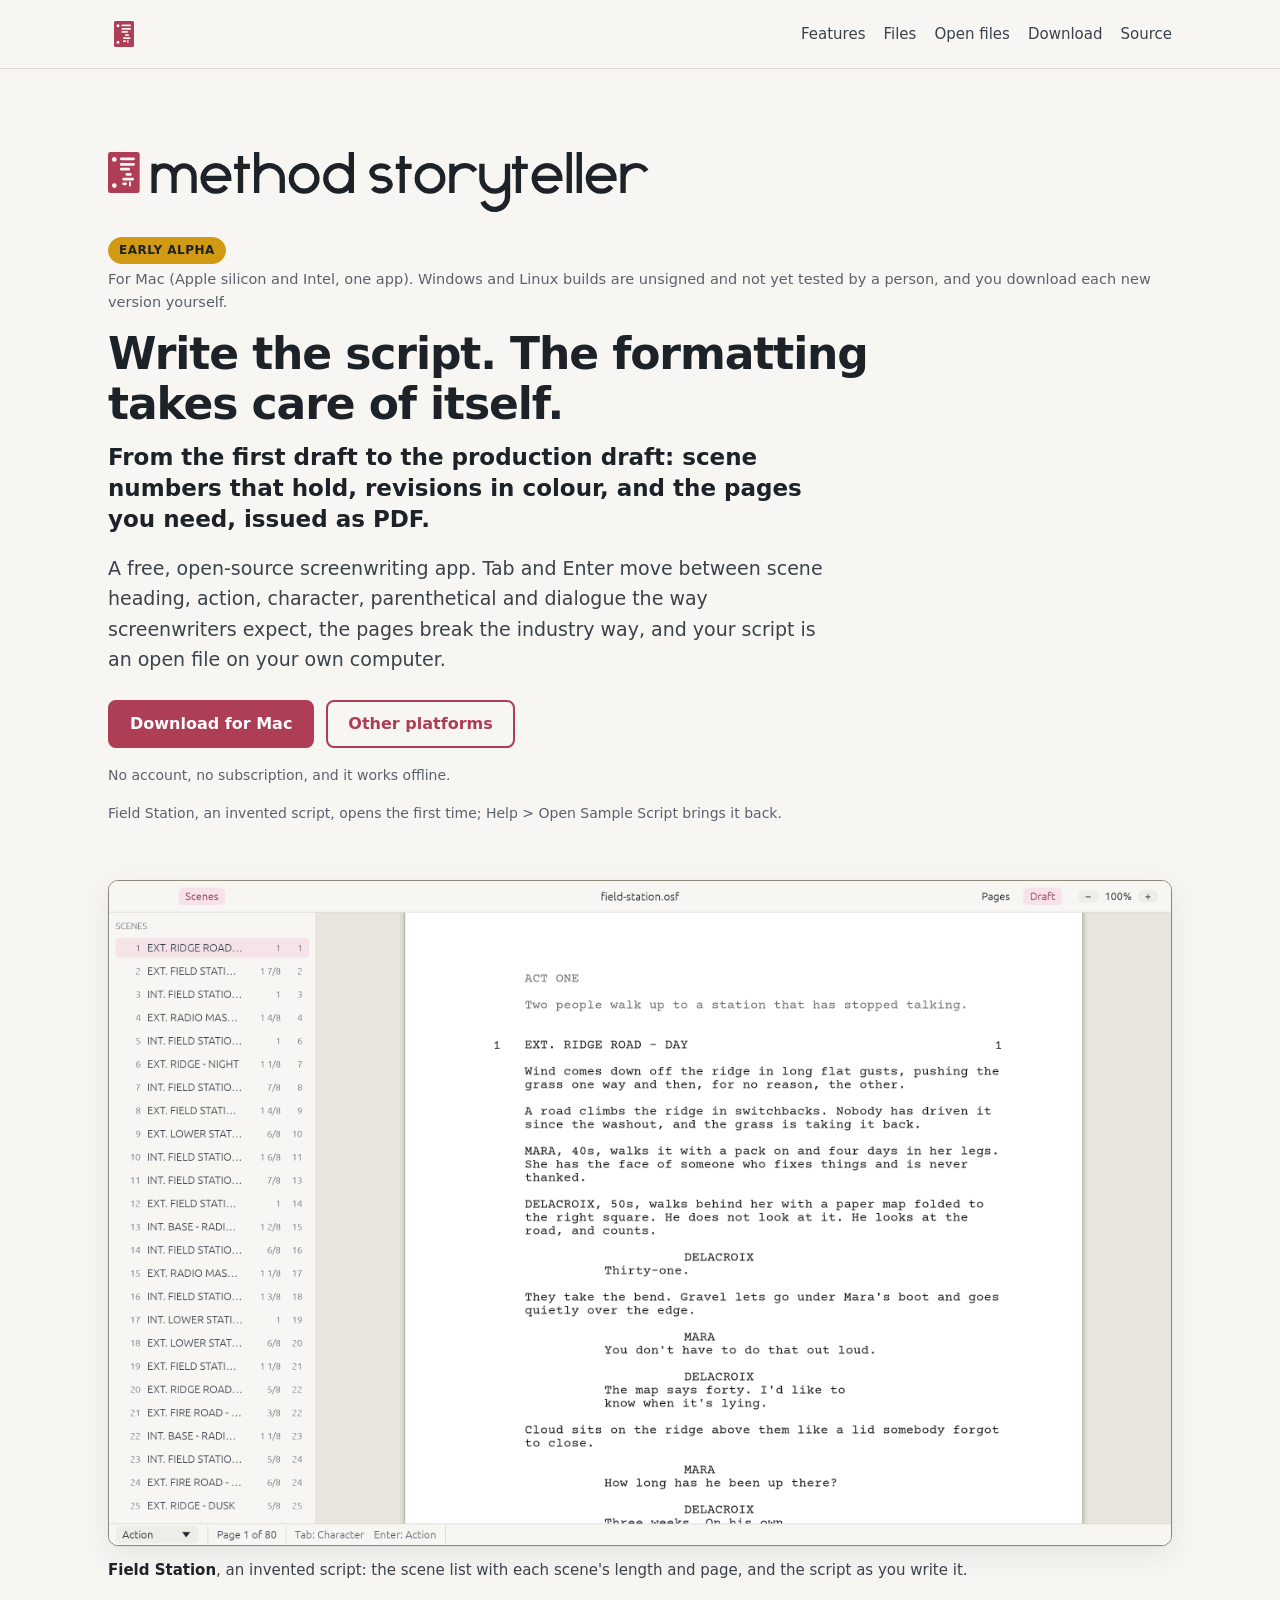
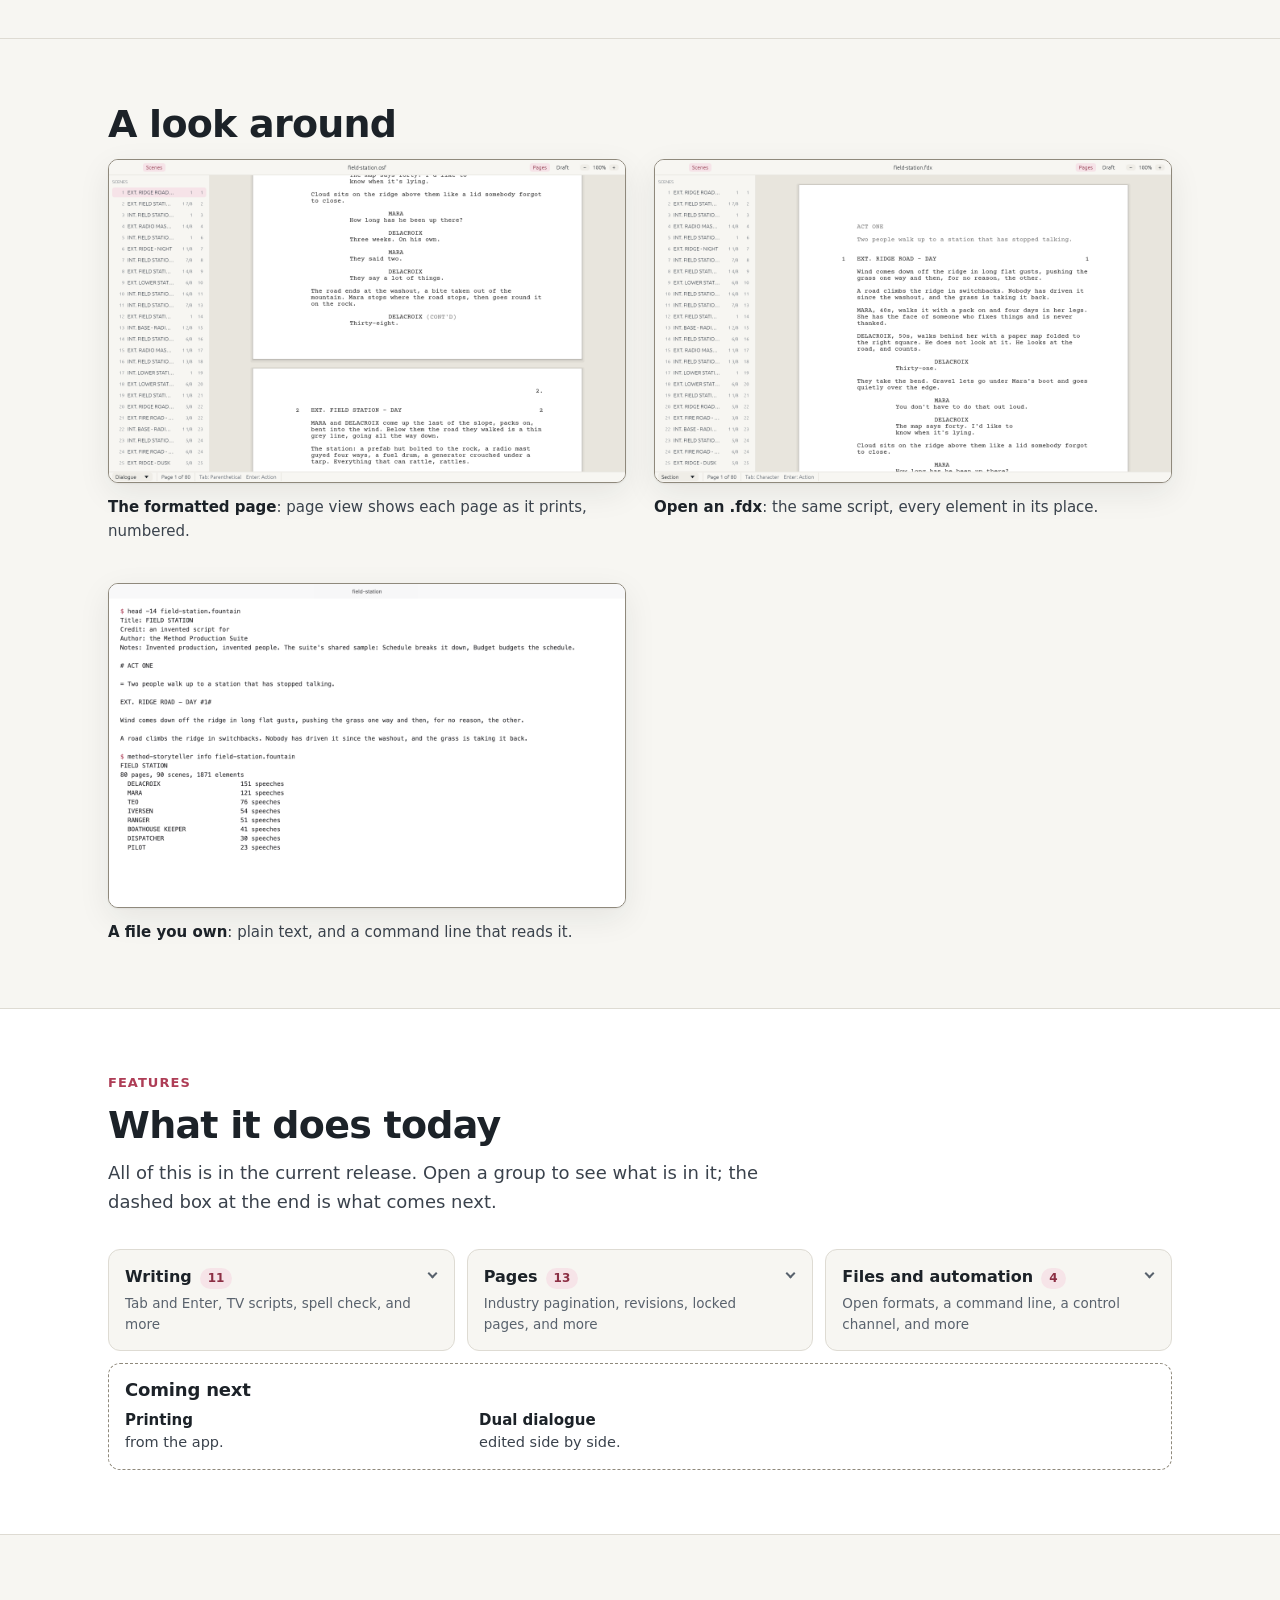
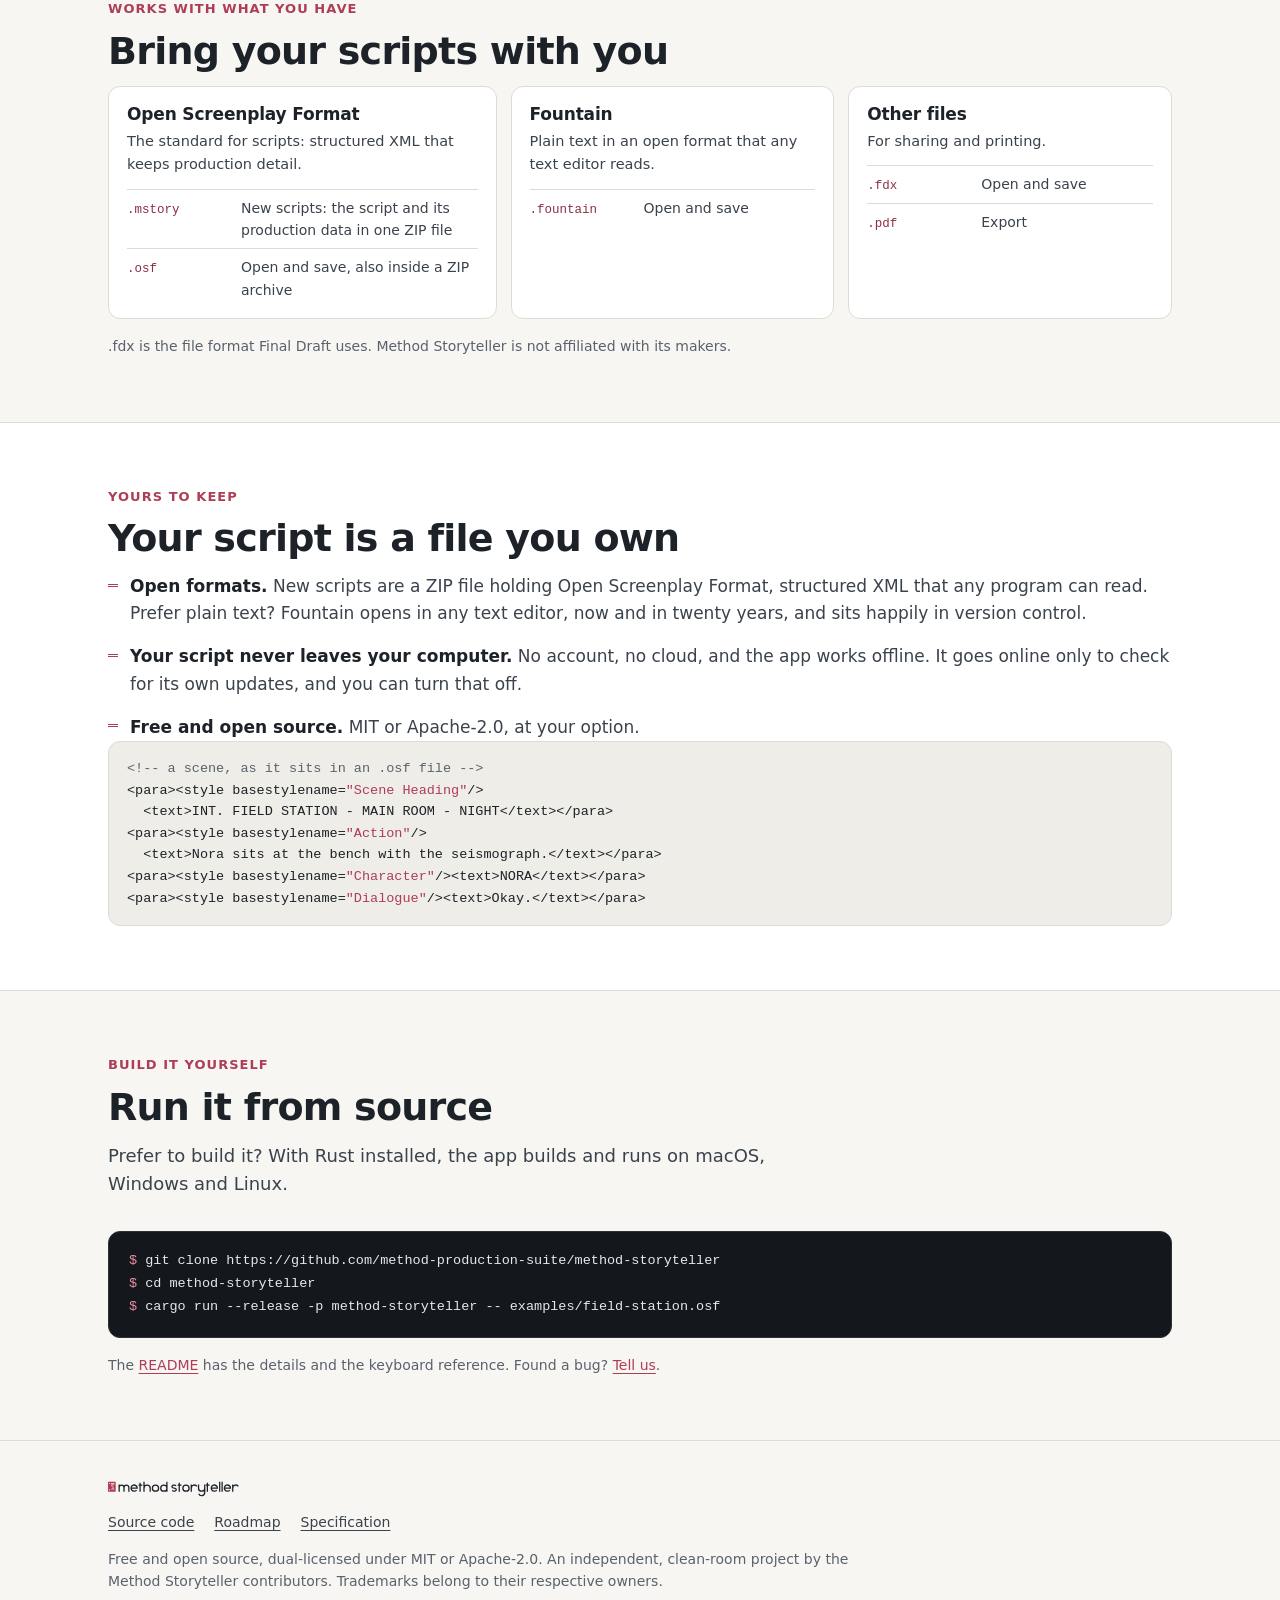
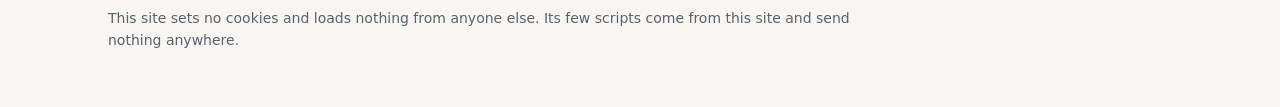
<file: site/index.html>
<!DOCTYPE html>
<html lang="en">
<head>
<meta charset="utf-8">
<meta name="viewport" content="width=device-width, initial-scale=1">
<!-- No scripts, no trackers, no cookies, nothing from anyone else: the policy below holds
     the page to files served from this site. The pictures in img/ are retaken by
     `cargo xtask screens`. Brand rules: docs/BRAND.md. -->
<meta http-equiv="Content-Security-Policy" content="default-src 'none'; style-src 'self'; img-src 'self'; base-uri 'none'; form-action 'none'">
<meta name="referrer" content="no-referrer">
<title>Method Storyteller: open-source screenwriting</title>
<meta name="description" content="Method Storyteller is a free, open-source screenwriting app for macOS, Windows and Linux. Industry formatting and pagination, and your script is an open file you own.">
<link rel="canonical" href="https://methodstoryteller.com/">
<link rel="icon" href="favicon.svg" type="image/svg+xml">
<link rel="icon" href="favicon.ico" sizes="16x16 32x32">
<link rel="apple-touch-icon" href="apple-touch-icon.png">
<meta name="color-scheme" content="light dark">
<meta name="theme-color" content="#F7F6F2" media="(prefers-color-scheme: light)">
<meta name="theme-color" content="#111417" media="(prefers-color-scheme: dark)">
<meta property="og:type" content="website">
<meta property="og:site_name" content="Method Storyteller">
<meta property="og:url" content="https://methodstoryteller.com/">
<meta property="og:title" content="Method Storyteller: open-source screenwriting">
<meta property="og:description" content="A free screenwriting app that formats as you type and paginates the industry way. Your script is an open file you own.">
<meta property="og:image" content="https://methodstoryteller.com/img/hero-light.png">
<meta property="og:image:alt" content="Method Storyteller with an invented script, Field Station, open beside its scene list.">
<link rel="stylesheet" href="assets/tokens.css">
<link rel="stylesheet" href="assets/site.css">
</head>
<body>
<a class="skip" href="#main">Skip to content</a>

<header class="top">
  <div class="wrap">
    <a class="home" href="./" aria-label="Method Storyteller home">
      <picture>
        <source srcset="assets/brand/mark-dark.svg" media="(prefers-color-scheme: dark)">
        <img src="assets/brand/mark.svg" alt="" width="32" height="32">
      </picture>
    </a>
    <nav class="nav" aria-label="Main">
      <a href="#features">Features</a>
      <a href="#formats">Files</a>
      <a href="#open-files">Open files</a>
      <a href="#download">Download</a>
      <a href="https://github.com/method-production-suite/method-storyteller">Source</a>
    </nav>
  </div>
</header>

<main id="main">
  <section class="hero" aria-labelledby="hero-title">
    <div class="wrap">
      <h1 id="hero-title">
        <picture>
          <source srcset="assets/brand/wordmark-dark.svg" media="(prefers-color-scheme: dark)">
          <img src="assets/brand/wordmark.svg" alt="Method Storyteller" width="516" height="63">
        </picture>
      </h1>
      <p class="status"><span class="badge alpha">Early alpha</span> For Mac (Apple silicon and Intel, one app). Windows and Linux builds are unsigned and not yet tested by a person, and you download each new version yourself.</p>
      <p class="pitch">Write the script. The formatting takes care of itself.</p>
      <p class="pitch-2">From the first draft to the production draft: scene numbers that hold,
        revisions in colour, and the pages you need, issued as PDF.</p>
      <p class="lede">A free, open-source screenwriting app. Tab and Enter move between scene
        heading, action, character, parenthetical and dialogue the way screenwriters expect,
        the pages break the industry way, and your script is an open file on your own
        computer.</p>
      <div class="cta" id="download">
        <a class="btn primary" href="https://github.com/method-production-suite/method-storyteller/releases/latest/download/Method-Storyteller-macOS.dmg">Download for Mac</a>
        <a class="btn ghost" href="https://github.com/method-production-suite/method-storyteller/releases/latest">Other platforms</a>
      </div>
      <p class="fine">No account, no subscription, and it works offline.</p>
      <p class="fine">Field Station, an invented script, opens the first time; Help &gt; Open
        Sample Script brings it back.</p>
    </div>
  </section>

  <div class="shot">
    <div class="wrap">
      <figure class="snap">
        <a href="img/hero-light.png">
          <picture>
            <source media="(prefers-color-scheme: dark)" srcset="img/hero-dark.png">
            <img src="img/hero-light.png" alt="Method Storyteller with the invented script Field Station: the scene list with each scene's length and page on the left, the formatted script beside it" width="1280" height="800">
          </picture>
        </a>
        <figcaption><strong>Field Station</strong>, an invented script: the scene list with each scene's length and page, and the script as you write it.</figcaption>
      </figure>
    </div>
  </div>

  <section class="band" id="look" aria-labelledby="look-title">
    <div class="wrap">
      <h2 id="look-title">A look around</h2>
      <div class="gallery">
        <figure class="snap">
          <a href="img/page-light.png">
          <picture>
            <source media="(prefers-color-scheme: dark)" srcset="img/page-dark.png">
            <img src="img/page-light.png" alt="Page view: the end of page 1 and the top of page 2, numbered, as they print" width="1280" height="800">
          </picture>
          </a>
          <figcaption><strong>The formatted page</strong>: page view shows each page as it prints, numbered.</figcaption>
        </figure>
        <figure class="snap">
          <a href="img/import-light.png">
          <picture>
            <source media="(prefers-color-scheme: dark)" srcset="img/import-dark.png">
            <img src="img/import-light.png" alt="The same script opened from an .fdx file, every element in its place" width="1280" height="800">
          </picture>
          </a>
          <figcaption><strong>Open an .fdx</strong>: the same script, every element in its place.</figcaption>
        </figure>
        <figure class="snap">
          <a href="img/file-light.png">
          <picture>
            <source media="(prefers-color-scheme: dark)" srcset="img/file-dark.png">
            <img src="img/file-light.png" alt="A terminal showing the script as plain Fountain text, and the method-storyteller command reading its pages, scenes and speeches" width="1280" height="800">
          </picture>
          </a>
          <figcaption><strong>A file you own</strong>: plain text, and a command line that reads it.</figcaption>
        </figure>
      </div>
    </div>
  </section>

  <section class="band alt" id="features" aria-labelledby="features-title">
    <div class="wrap">
      <p class="kicker">Features</p>
      <h2 id="features-title">What it does today</h2>
      <p class="intro">All of this is in the current release. Open a group to see what is in it;
        the dashed box at the end is what comes next.</p>
      <div class="groups">
        <details class="group" id="g-writing">
          <summary>
            <span class="group-head"><span class="group-title">Writing</span> <span class="group-count">11</span></span>
            <span class="group-teaser">Tab and Enter, TV scripts, spell check, and more</span>
          </summary>
          <ul class="feats">
            <li><strong>Tab and Enter</strong> Enter ends an element and starts the next one; Tab changes an empty element's type or starts a parenthetical after a cue. The status bar always says what each will do.</li>
            <li><strong>The element picker</strong> Enter on an empty line opens a short list: a letter or the arrows choose scene heading, action, character and the rest.</li>
            <li><strong>Shortcuts</strong> ⌘1 to ⌘7 start an element of that type; ⌘⌥1 to ⌘⌥7 change the current one (Ctrl and Ctrl+Shift on Windows and Linux).</li>
            <li><strong>Autocomplete</strong> Character names, locations and times of day as you type, and the next speaker guessed in a conversation.</li>
            <li><strong>Automatic CONT'D</strong> A character who speaks again in the same scene gets (CONT'D) at layout time, never typed into the script.</li>
            <li><strong>Smart quotes</strong> Curly quotes and apostrophes as you type, left alone in headings and cues.</li>
            <li><strong>Television scripts</strong> File &gt; New TV Script lays out a one-hour, half-hour or multi-camera script in acts; New Act and End of Act lines start each act on a new page.</li>
            <li><strong>Bold, italic and underline</strong> ⌘B, ⌘I and ⌘U, on the selection or the word the caret is in.</li>
            <li><strong>Spell check as you type</strong> US or UK English, with Edit &gt; Spelling… to step through words; character names are never flagged.</li>
            <li><strong>Find and replace</strong> One Undo for Replace All, and Production &gt; Rename Character changes every cue at once.</li>
            <li><strong>Nothing lost</strong> If the app closes before you save, the next launch offers your changes back.</li>
          </ul>
        </details>
        <details class="group" id="g-pages">
          <summary>
            <span class="group-head"><span class="group-title">Pages</span> <span class="group-count">13</span></span>
            <span class="group-teaser">Industry pagination, revisions, locked pages, and more</span>
          </summary>
          <ul class="feats">
            <li><strong>Industry pagination</strong> Courier Prime 12 pt, standard margins, 54 lines a page, (MORE) and (CONT'D) where a speech breaks, and a scene heading never stranded at the foot of a page.</li>
            <li><strong>Checked against produced scripts</strong> On a set of 15 produced scripts, every scene starts on the same page as in the printed original.</li>
            <li><strong>Page view and draft view</strong> Separate pages as they print, or one continuous column for writing.</li>
            <li><strong>PDF export</strong> With the title page, Courier Prime embedded, selectable text and a bookmark for each scene.</li>
            <li><strong>Title page and scene numbers</strong> A title page dialog, and scene numbers shown in the editor and the PDF.</li>
            <li><strong>Scene lengths</strong> Each scene's length in eighths of a page beside its page in the scene list, and written into exported .fdx files for scheduling.</li>
            <li><strong>Scene numbers that hold</strong> Production &gt; Number Scenes… keeps the numbers a script has and letters new scenes between them (12A, 12B).</li>
            <li><strong>Omitted scenes</strong> Omit Scene keeps the number and prints OMITTED, so the numbers after it stay put.</li>
            <li><strong>Revisions</strong> Revision sets in the standard colours, revision mode (⌘⇧R), marks in the margin, and revised pages in their colour.</li>
            <li><strong>Locked pages</strong> Production &gt; Lock Pages keeps each page's number; what no longer fits flows onto A-pages (12A).</li>
            <li><strong>Issue the pages you need</strong> Export PDF of all pages, revised pages only, a page range or a range of scenes, in colour or a clean copy.</li>
            <li><strong>Reports</strong> Scenes, locations, characters and cast in one window, as CSV or printed as PDF tables, with each scene's INT/EXT, location, time of day, page, length and who speaks.</li>
            <li><strong>Scenes for Method Schedule</strong> File &gt; Export for Method Schedule… sends every scene with its own page and length, so the schedule's pages match the script's.</li>
          </ul>
        </details>
        <details class="group" id="g-files">
          <summary>
            <span class="group-head"><span class="group-title">Files and automation</span> <span class="group-count">4</span></span>
            <span class="group-teaser">Open formats, a command line, a control channel, and more</span>
          </summary>
          <ul class="feats">
            <li><strong>Open formats, your choice</strong> New scripts are a package holding Open Screenplay Format, or plain Open Screenplay Format, or Fountain; File &gt; Save New Scripts as… sets which.</li>
            <li><strong>.fdx</strong> Opened and saved, keeping everything Method Storyteller does not use itself.</li>
            <li><strong>A command line</strong> <code>method-storyteller</code> converts, paginates, exports PDF and runs any command on a script file.</li>
            <li><strong>Scriptable</strong> Every action is a named command, and a JSON-lines control channel drives the app or a headless engine.</li>
          </ul>
        </details>
      </div>
      <div class="soon">
        <h3>Coming next</h3>
        <ul class="feats">
          <li><strong>Printing</strong> from the app.</li>
          <li><strong>Dual dialogue</strong> edited side by side.</li>
        </ul>
      </div>
    </div>
  </section>

  <section class="band" id="formats" aria-labelledby="formats-title">
    <div class="wrap">
      <p class="kicker">Works with what you have</p>
      <h2 id="formats-title">Bring your scripts with you</h2>
      <div class="fmt-grid">
        <div class="fmt-card">
          <h3>Open Screenplay Format</h3>
          <p>The standard for scripts: structured XML that keeps production detail.</p>
          <ul class="fmt-list">
            <li><span>.mstory</span> New scripts: the script and its production data in one ZIP file</li>
            <li><span>.osf</span> Open and save, also inside a ZIP archive</li>
          </ul>
        </div>
        <div class="fmt-card">
          <h3>Fountain</h3>
          <p>Plain text in an open format that any text editor reads.</p>
          <ul class="fmt-list">
            <li><span>.fountain</span> Open and save</li>
          </ul>
        </div>
        <div class="fmt-card">
          <h3>Other files</h3>
          <p>For sharing and printing.</p>
          <ul class="fmt-list">
            <li><span>.fdx</span> Open and save</li>
            <li><span>.pdf</span> Export</li>
          </ul>
        </div>
      </div>
      <p class="fine">.fdx is the file format Final Draft uses. Method Storyteller is not
        affiliated with its makers.</p>
    </div>
  </section>

  <section class="band alt" id="open-files" aria-labelledby="open-title">
    <div class="wrap">
      <p class="kicker">Yours to keep</p>
      <h2 id="open-title">Your script is a file you own</h2>
      <ul class="points">
        <li><strong>Open formats.</strong> New scripts are a ZIP file holding Open Screenplay
          Format, structured XML that any program can read. Prefer plain text? Fountain opens in any text editor, now and
          in twenty years, and sits happily in version control.</li>
        <li><strong>Your script never leaves your computer.</strong> No account, no cloud, and the
          app works offline. It goes online only to check for its own updates, and you can turn
          that off.</li>
        <li><strong>Free and open source.</strong> MIT or Apache-2.0, at your option.</li>
      </ul>
<pre class="code"><code><span class="c">&lt;!-- a scene, as it sits in an .osf file --&gt;</span>
&lt;para&gt;&lt;style basestylename=<span class="k">"Scene Heading"</span>/&gt;
  &lt;text&gt;INT. FIELD STATION - MAIN ROOM - NIGHT&lt;/text&gt;&lt;/para&gt;
&lt;para&gt;&lt;style basestylename=<span class="k">"Action"</span>/&gt;
  &lt;text&gt;Nora sits at the bench with the seismograph.&lt;/text&gt;&lt;/para&gt;
&lt;para&gt;&lt;style basestylename=<span class="k">"Character"</span>/&gt;&lt;text&gt;NORA&lt;/text&gt;&lt;/para&gt;
&lt;para&gt;&lt;style basestylename=<span class="k">"Dialogue"</span>/&gt;&lt;text&gt;Okay.&lt;/text&gt;&lt;/para&gt;</code></pre>
    </div>
  </section>

  <section class="band" id="build" aria-labelledby="build-title">
    <div class="wrap">
      <p class="kicker">Build it yourself</p>
      <h2 id="build-title">Run it from source</h2>
      <p class="intro">Prefer to build it? With Rust installed, the app builds and runs on macOS,
        Windows and Linux.</p>
<pre class="term"><code><span class="p">$ </span>git clone https://github.com/method-production-suite/method-storyteller
<span class="p">$ </span>cd method-storyteller
<span class="p">$ </span>cargo run --release -p method-storyteller -- examples/field-station.osf</code></pre>
      <p class="fine">The <a href="https://github.com/method-production-suite/method-storyteller#readme">README</a>
        has the details and the keyboard reference.
        Found a bug? <a href="https://github.com/method-production-suite/method-storyteller/issues">Tell us</a>.</p>
    </div>
  </section>
</main>

<footer>
  <div class="wrap">
    <picture>
      <source srcset="assets/brand/wordmark-dark.svg" media="(prefers-color-scheme: dark)">
      <img src="assets/brand/wordmark.svg" alt="Method Storyteller" width="131" height="16">
    </picture>
    <nav aria-label="Footer">
      <a href="https://github.com/method-production-suite/method-storyteller">Source code</a>
      <a href="https://github.com/method-production-suite/method-storyteller/blob/main/docs/ROADMAP.md">Roadmap</a>
      <a href="https://github.com/method-production-suite/method-storyteller/blob/main/docs/spec.md">Specification</a>
    </nav>
    <p>Free and open source, dual-licensed under MIT or Apache-2.0. An independent, clean-room
      project by the Method Storyteller contributors. Trademarks belong to their respective
      owners.</p>
    <p>This site sets no cookies and loads nothing from anyone else. Its few scripts come from
      this site and send nothing anywhere.</p>
  </div>
</footer>
</body>
</html>
</file>
<file: site/assets/tokens.css>
/* Method Storyteller brand tokens: the one place the site's colors and type are defined.
   docs/BRAND.md explains them.

   The token names, the neutrals (paper, ink, rules, shadow), the amber note and the type
   are the Method family's, value for value, so the sites read as one family. What is ours
   is the accent: the desktop app's own rose (crates/app/src/theme.rs, ACCENT and
   ACCENT_DARK). */

:root {
  /* Surfaces: warm paper behind white cards (the family's). */
  --bg: #F7F6F2;
  --surface: #FFFFFF;
  --surface-2: #EFEDE7;

  /* Text (the family's). */
  --ink: #1C2228;
  --ink-soft: #3A424C;
  --muted: #59626D;

  /* Lines (the family's). --rule-strong is for borders that carry meaning (3:1 or more). */
  --rule: #DEDBD3;
  --rule-strong: #8F897C;

  /* Rose, the app's accent. */
  --accent: #AE3D56;
  --accent-strong: #8C2F44;
  --accent-ink: #FFFFFF;  /* text on a rose fill */
  --accent-soft: #F6E4E8;

  /* Pencil amber: the family's caution color (the status pill). */
  --note: #8A5A00;
  --note-fill: #D29A12;

  --code-bg: #EFEDE7;
  --shadow: 0 1px 2px rgba(28, 34, 40, .06), 0 10px 32px rgba(28, 34, 40, .08);

  /* The terminal sample stays dark in both schemes, like a terminal. */
  --term-bg: #14181C;
  --term-ink: #E4E8EC;
  --term-dim: #9AA3AD;
  --term-prompt: #EE8DA2;
  --term-rule: #2B3138;

  /* Type: the system's own faces, as in the app. Nothing is downloaded. */
  --sans: -apple-system, BlinkMacSystemFont, "Segoe UI", system-ui, Roboto, "Helvetica Neue", Arial, sans-serif;
  --mono: ui-monospace, "SF Mono", Menlo, Consolas, "Liberation Mono", monospace;

  color-scheme: light;
}

@media (prefers-color-scheme: dark) {
  :root {
    --bg: #111417;
    --surface: #1B1F24;
    --surface-2: #22272E;
    --ink: #E4E8EC;
    --ink-soft: #C3CAD2;
    --muted: #9AA3AD;
    --rule: #2B3138;
    --rule-strong: #67717D;
    --accent: #EE8DA2;     /* the app's dark accent */
    --accent-strong: #F4B3C2;
    --accent-ink: #2A0E16;
    --accent-soft: #3A1D26;
    --note: #E3B341;
    --note-fill: #E3B341;
    --code-bg: #22272E;
    --shadow: 0 1px 2px rgba(0, 0, 0, .35), 0 10px 32px rgba(0, 0, 0, .3);
    color-scheme: dark;
  }
}
</file>
<file: site/assets/site.css>
/* methodstoryteller.com layout and components (the Method family's, from methodschedule.com). Colors and type come from tokens.css; this
   file never names a color of its own. Mobile first: the base rules are the phone
   layout, and min-width queries add columns. */

*, *::before, *::after { box-sizing: border-box; }
html { -webkit-text-size-adjust: 100%; scroll-padding-top: 16px; }
body {
  margin: 0;
  background: var(--bg);
  color: var(--ink);
  font: 17px/1.6 var(--sans);
  overflow-wrap: break-word;
  -webkit-font-smoothing: antialiased;
}
img, svg { display: block; max-width: 100%; }
a { color: var(--accent); text-underline-offset: .18em; }
a:hover { color: var(--accent-strong); text-decoration-thickness: 2px; }
:focus-visible { outline: 3px solid var(--accent); outline-offset: 3px; border-radius: 4px; }
code, kbd, pre { font-family: var(--mono); }
code { font-size: .88em; background: var(--code-bg); padding: .08em .35em; border-radius: 4px; }
pre code { background: none; padding: 0; font-size: inherit; border-radius: 0; }
h1, h2, h3 { line-height: 1.15; letter-spacing: -.02em; margin: 0; }
h2 { font-size: clamp(27px, 4vw, 38px); font-weight: 700; margin-bottom: 12px; }
h3 { font-size: 18px; letter-spacing: -.01em; margin-bottom: 10px; }
p { margin: 0 0 14px; }

.wrap { max-width: 1120px; margin: 0 auto; padding: 0 16px; }
@media (min-width: 640px) { .wrap { padding: 0 28px; } }

.sr { position: absolute; width: 1px; height: 1px; overflow: hidden; clip: rect(0 0 0 0); white-space: nowrap; }
.skip {
  position: absolute; left: 8px; top: -100px; z-index: 10;
  background: var(--surface); color: var(--ink); padding: 10px 16px;
  border: 2px solid var(--accent); border-radius: 8px;
}
.skip:focus { top: 8px; }

/* ------------------------------------------------------------------ header */
.top { border-bottom: 1px solid var(--rule); }
.top .wrap { display: flex; flex-wrap: wrap; align-items: center; gap: 4px 24px; padding-top: 12px; padding-bottom: 12px; }
.home { display: inline-flex; align-items: center; padding: 6px 0; }
.home img { height: 32px; width: auto; }
.home .wm { height: 19px; }
.nav { display: flex; flex-wrap: wrap; gap: 2px 18px; width: 100%; }
.nav a { color: var(--ink-soft); text-decoration: none; font-size: 15px; padding: 6px 0; }
.nav a:hover { color: var(--ink); text-decoration: underline; }
.nav a[aria-current="page"] { color: var(--ink); font-weight: 600; }
@media (min-width: 900px) { .nav { width: auto; margin-left: auto; } }

/* ------------------------------------------------------------------ hero */
.hero { padding: 48px 0 36px; text-align: left; }
.hero h1 { margin: 0 0 22px; }
.hero h1 img { height: clamp(33px, 6.5vw, 66px); width: auto; }
.pitch { font-size: clamp(26px, 4.6vw, 44px); line-height: 1.15; letter-spacing: -.025em; font-weight: 650; margin: 0 0 18px; max-width: 18em; }
.pitch-2 { font-size: clamp(19px, 2.4vw, 23px); line-height: 1.35; font-weight: 550; margin: -6px 0 18px; max-width: 32em; }
.lede { font-size: clamp(17px, 2vw, 19px); color: var(--ink-soft); max-width: 38em; margin: 0 0 26px; }
.cta { display: flex; flex-wrap: wrap; gap: 12px; align-items: center; }
.btn {
  display: inline-block; padding: 12px 20px; border-radius: 8px; font-weight: 600; font-size: 16px;
  text-decoration: none; border: 2px solid var(--accent); line-height: 1.2;
}
.btn.primary { background: var(--accent); color: var(--accent-ink); }
.btn.primary:hover { background: var(--accent-strong); border-color: var(--accent-strong); color: var(--accent-ink); }
.btn.ghost { color: var(--accent); }
.btn.ghost:hover { color: var(--accent-strong); border-color: var(--accent-strong); }
.fine { font-size: 14px; color: var(--muted); margin: 16px 0 0; }
@media (min-width: 900px) { .hero { padding: 80px 0 48px; } }

/* ------------------------------------------------------------------ pictures */
/* The hero picture: the app itself, retaken by `cargo xtask screens`. */
.shot { padding: 8px 0 56px; }

/* ------------------------------------------------------------------ sections */
.band { padding: 64px 0; border-top: 1px solid var(--rule); }
.band.alt { background: var(--surface); }
.kicker { font-size: 13px; font-weight: 700; letter-spacing: .08em; text-transform: uppercase; color: var(--accent); margin: 0 0 10px; }
.intro { color: var(--ink-soft); font-size: 18px; max-width: 40em; margin: 0 0 32px; }
/* Screenshots (not on the page yet): captures of the app with invented schedules, made by
   a script that is still to write (docs/WEBSITE.md), one column on phones and two from
   tablet width. Each opens full size on click. */
.gallery { display: grid; grid-template-columns: minmax(0, 1fr); gap: 32px; align-items: start; }
@media (min-width: 760px) { .gallery { grid-template-columns: repeat(2, minmax(0, 1fr)); gap: 40px 28px; } }
.snap { margin: 0; min-width: 0; }
.snap a { display: block; border: 1px solid var(--rule-strong); border-radius: 10px; overflow: hidden; box-shadow: var(--shadow); background: var(--surface); }
.snap img { width: 100%; height: auto; }
.snap figcaption { margin-top: 12px; font-size: 15px; color: var(--ink-soft); }
.snap figcaption strong { color: var(--ink); }

.split { display: grid; grid-template-columns: minmax(0, 1fr); gap: 32px; align-items: start; }
.split > *, .cards > *, .news > * { min-width: 0; }
@media (min-width: 900px) { .split { grid-template-columns: minmax(0, 1fr) minmax(0, 1fr); gap: 56px; } }
.points { list-style: none; margin: 0; padding: 0; display: grid; gap: 16px; }
.points li { padding-left: 22px; position: relative; color: var(--ink-soft); }
.points li::before { content: ""; position: absolute; left: 0; top: .62em; width: 10px; height: 3px; border-top: 1px solid var(--accent); border-bottom: 1px solid var(--accent); }
.points strong { color: var(--ink); }

/* what's new */
.news { display: grid; grid-template-columns: minmax(0, 1fr); gap: 20px; align-items: start; }
@media (min-width: 820px) { .news { grid-template-columns: 260px minmax(0, 1fr); } }
.news .box { background: var(--surface); border: 1px solid var(--rule); border-radius: 12px; padding: 20px 22px; }
.band.alt .news .box { background: var(--bg); }
.news .box p { margin: 0 0 10px; }
.wn-ver { font-weight: 700; }
.wn-list { margin: 0 0 6px; padding-left: 20px; }
.wn-list li { margin: 4px 0; color: var(--ink-soft); }
.wn-list strong { color: var(--ink); }

/* features (the lists are generated by scripts/site.py) */
.groups { display: grid; grid-template-columns: minmax(0, 1fr); gap: 12px; align-items: start; }
@media (min-width: 680px) { .groups { grid-template-columns: repeat(2, minmax(0, 1fr)); } }
@media (min-width: 1000px) { .groups { grid-template-columns: repeat(3, minmax(0, 1fr)); } }
.group, .soon { background: var(--surface); border: 1px solid var(--rule); border-radius: 12px; }
.group summary { list-style: none; cursor: pointer; padding: 14px 40px 14px 16px; position: relative; display: block; }
.group summary::-webkit-details-marker { display: none; }
.group summary::after { content: ""; position: absolute; right: 18px; top: 20px; width: 7px; height: 7px; border-right: 2px solid var(--muted); border-bottom: 2px solid var(--muted); transform: rotate(45deg); transition: transform .15s; }
.group[open] summary::after { transform: rotate(-135deg); top: 24px; }
.group summary:hover .group-title { color: var(--accent); }
.group summary:focus-visible { outline: 2px solid var(--accent); outline-offset: -2px; border-radius: 12px; }
.group-head { display: flex; align-items: baseline; gap: 8px; }
.group-title { font-weight: 650; font-size: 16px; color: var(--ink); }
.group-count { font-size: 12px; font-weight: 600; color: var(--accent-strong); background: var(--accent-soft); border-radius: 999px; padding: 1px 8px; }
.group-teaser { display: block; margin-top: 3px; font-size: 13.5px; color: var(--muted); }
.group[open] .group-teaser { display: none; }
.group .feats { border-top: 1px solid var(--rule); padding: 12px 16px 4px; }
.feats { list-style: none; margin: 0; padding: 0; }
.feats li { padding: 0 0 10px; color: var(--ink-soft); font-size: 14.5px; line-height: 1.45; }
.feats strong { display: block; color: var(--ink); font-size: 15px; }
.soon { margin-top: 12px; padding: 16px 16px 6px; background: transparent; border: 1px dashed var(--rule-strong); }
.soon h3 { margin-bottom: 10px; }
@media (min-width: 760px) { .soon .feats { columns: 3; column-gap: 32px; } .soon .feats li { break-inside: avoid; } }

/* open files: a scene as it sits in the file */
.code {
  margin: 0; background: var(--code-bg); border: 1px solid var(--rule); border-radius: 12px;
  padding: 16px 18px; overflow-x: auto; font-size: 13.5px; line-height: 1.6; color: var(--ink);
}
.code .k { color: var(--accent); }
.code .c { color: var(--muted); }
.fmt-grid { display: grid; grid-template-columns: minmax(0, 1fr); gap: 14px; margin-top: 8px; }
@media (min-width: 900px) { .fmt-grid { grid-template-columns: 1.2fr 1fr 1fr; } }
.fmt-card { background: var(--surface); border: 1px solid var(--rule); border-radius: 12px; padding: 18px 18px 10px; min-width: 0; }
.fmt-card h3 { font-size: 17px; margin: 0 0 6px; }
.fmt-card p { margin: 0 0 12px; color: var(--ink-soft); font-size: 14.5px; }
.fmt-list { list-style: none; margin: 0; padding: 0; }
.fmt-list li { display: flex; gap: 10px; align-items: baseline; padding: 7px 0; border-top: 1px solid var(--rule); font-size: 14px; color: var(--ink-soft); }
.fmt-list span { flex: 0 0 auto; min-width: 104px; font-family: var(--mono); font-size: 12.5px; color: var(--accent-strong); }
.caption { font-size: 14px; color: var(--muted); margin: 10px 0 0; }

/* keyboard */
.keys { width: 100%; border-collapse: collapse; background: var(--surface); border: 1px solid var(--rule); border-radius: 12px; overflow: hidden; }
.band.alt .keys { background: var(--bg); }
.band.alt .group, .band.alt .fmt-card { background: var(--bg); }
.keys th, .keys td { text-align: left; padding: 10px 14px; border-bottom: 1px solid var(--rule); vertical-align: middle; }
.keys tr:last-child th, .keys tr:last-child td { border-bottom: 0; }
.keys th { font-weight: 400; white-space: nowrap; width: 1%; }
.keys td { color: var(--ink-soft); }
kbd {
  display: inline-block; min-width: 1.9em; padding: 1px 7px; margin: 0 1px; text-align: center;
  font: 500 14px/1.6 var(--sans); color: var(--ink); background: var(--surface);
  border: 1px solid var(--rule-strong); border-bottom-width: 2px; border-radius: 6px;
}
.keys .or { color: var(--muted); font-size: 13px; padding: 0 3px; }

/* platform status table (download band) */
.table-title { font-size: 18px; margin: 32px 0 12px; }
.table-scroll { overflow-x: auto; }
.platforms { width: 100%; min-width: 560px; border-collapse: collapse; background: var(--surface); border: 1px solid var(--rule); font-size: 15px; }
.band.alt .platforms { background: var(--bg); }
.platforms th, .platforms td { text-align: left; padding: 10px 14px; border-bottom: 1px solid var(--rule); vertical-align: top; }
.platforms thead th { background: var(--surface-2); font-size: 13px; letter-spacing: .04em; text-transform: uppercase; color: var(--ink-soft); }
.platforms tbody th { white-space: nowrap; }
.platforms td { color: var(--ink-soft); }
.platforms tr:last-child th, .platforms tr:last-child td { border-bottom: 0; }

/* command line and agents */
.term {
  margin: 0; background: var(--term-bg); color: var(--term-ink); border-radius: 12px; padding: 18px 20px;
  overflow-x: auto; font-size: 13.5px; line-height: 1.7; border: 1px solid var(--term-rule);
}
.term .p { color: var(--term-prompt); user-select: none; }
.term .c { color: var(--term-dim); }
.cards { display: grid; grid-template-columns: minmax(0, 1fr); gap: 18px; }
@media (min-width: 760px) { .cards { grid-template-columns: repeat(2, minmax(0, 1fr)); } }
.card { background: var(--surface); border: 1px solid var(--rule); border-radius: 12px; padding: 22px; min-width: 0; }
.band.alt .card { background: var(--bg); }
.card p { color: var(--ink-soft); }
.card p:last-child { margin-bottom: 0; }
.badge {
  display: inline-block; font-size: 12px; font-weight: 700; letter-spacing: .04em; text-transform: uppercase;
  padding: 3px 10px; border-radius: 999px; margin-bottom: 12px; border: 1px solid var(--rule-strong); color: var(--ink-soft);
}
.badge.alpha { white-space: nowrap; flex: none; background: var(--note-fill); border-color: var(--note-fill); color: #1C2228; margin: 0; }
.status { display: flex; flex-wrap: wrap; align-items: center; gap: 4px 10px; font-size: 14.5px; color: var(--muted); margin: 0 0 14px; }
.alpha-note { display: flex; gap: 14px; align-items: flex-start; margin-top: 18px; padding: 16px 18px; border: 1px dashed var(--note); border-radius: 12px; }
.alpha-note p { margin: 0; color: var(--ink-soft); }
@media (max-width: 560px) { .alpha-note { flex-direction: column; gap: 8px; } }
.badge.now { background: var(--accent-soft); border-color: var(--accent); color: var(--ink); }
.card pre { margin: 0 0 14px; background: var(--code-bg); border-radius: 8px; padding: 12px 14px; overflow-x: auto; font-size: 14px; }
.after-term { margin-top: 18px; }

/* the budget link: schedule, exchange file, budget, as three steps */
.flow { list-style: none; margin: 0; padding: 0; display: grid; grid-template-columns: minmax(0, 1fr); gap: 12px; counter-reset: step; }
@media (min-width: 820px) { .flow { grid-template-columns: repeat(3, minmax(0, 1fr)); } }
.flow li { background: var(--surface); border: 1px solid var(--rule); border-radius: 12px; padding: 18px 18px 8px; min-width: 0; position: relative; }
.band.alt .flow li { background: var(--bg); }
.flow li::before { counter-increment: step; content: counter(step); display: inline-block; width: 26px; height: 26px; line-height: 26px; text-align: center; border-radius: 50%; background: var(--accent-soft); color: var(--accent-strong); font-weight: 700; font-size: 14px; margin-bottom: 8px; }
.flow h3 { font-size: 17px; margin: 0 0 6px; }
.flow p { color: var(--ink-soft); font-size: 15px; }
.flow code { font-size: .85em; }

/* faq */
.faq { max-width: 48em; }
.faq details { border-bottom: 1px solid var(--rule); padding: 16px 0; }
.faq details:first-child { border-top: 1px solid var(--rule); }
.faq summary { cursor: pointer; font-weight: 600; font-size: 17px; }
.faq summary:hover { color: var(--accent); }
.faq details p { margin: 10px 0 0; color: var(--ink-soft); }

/* ------------------------------------------------------------------ release notes */
.page { padding: 48px 0 72px; }
.page h1 { font-size: clamp(32px, 5vw, 46px); margin-bottom: 12px; }
.release { background: var(--surface); border: 1px solid var(--rule); border-radius: 12px; padding: 24px; margin: 0 0 24px; max-width: 52em; }
.release h2 { font-size: 26px; }
.release h3 { margin: 24px 0 8px; font-size: 17px; }
.release ul { margin: 0; padding-left: 20px; color: var(--ink-soft); }
.release li { margin: 6px 0; }
.release li strong { color: var(--ink); }
.release > p { color: var(--ink-soft); }
.notfound { padding: 96px 0; }
.notfound h1 { font-size: clamp(32px, 6vw, 52px); margin-bottom: 14px; }

/* ------------------------------------------------------------------ footer */
footer { border-top: 1px solid var(--rule); padding: 40px 0 56px; color: var(--muted); font-size: 14px; }
footer .wrap { display: grid; gap: 14px; }
footer img { height: 16px; width: auto; }
footer p { margin: 0; max-width: 54em; }
footer nav { display: flex; flex-wrap: wrap; gap: 6px 20px; }
footer a { color: var(--ink-soft); }
</file>
